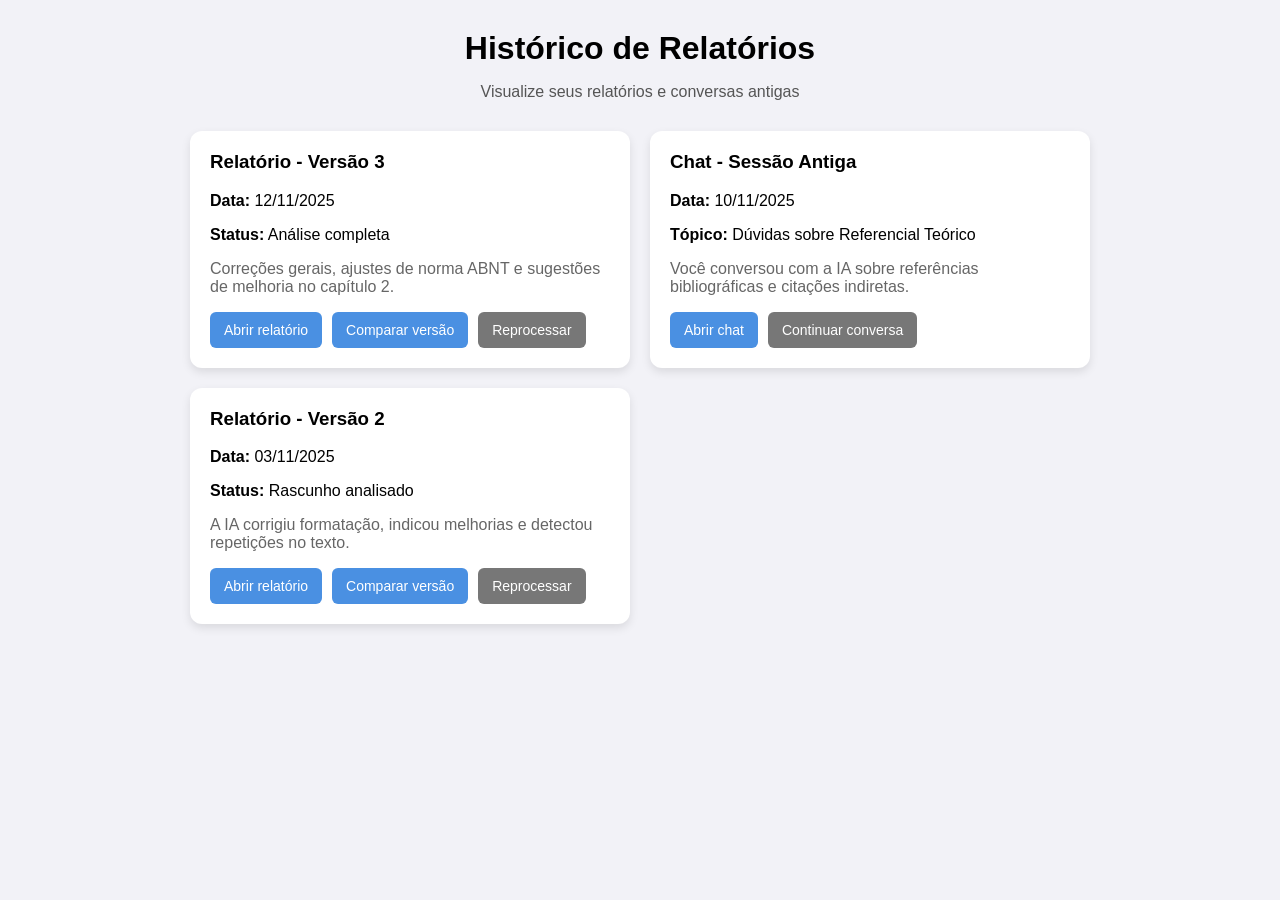
<file: index.html>
<!DOCTYPE html>
<html lang="pt-BR">
<head>
    <meta charset="UTF-8">
    <title>Histórico de Relatórios</title>
    <link rel="stylesheet" href="style.css">
</head>
<body>

    <div class="container">
        <h1>Histórico de Relatórios</h1>
        <p class="subtitulo">Visualize seus relatórios e conversas antigas</p>

        <div class="cards-container">

            <!-- CARD 1 -->
            <div class="card">
                <h3>Relatório - Versão 3</h3>
                <p><strong>Data:</strong> 12/11/2025</p>
                <p><strong>Status:</strong> Análise completa</p>
                <p class="descricao">Correções gerais, ajustes de norma ABNT e sugestões de melhoria no capítulo 2.</p>
                
                <div class="botoes">
                    <button class="btn">Abrir relatório</button>
                    <button class="btn">Comparar versão</button>
                    <button class="btn secundario">Reprocessar</button>
                </div>
            </div>

            <!-- CARD 2 -->
            <div class="card">
                <h3>Chat - Sessão Antiga</h3>
                <p><strong>Data:</strong> 10/11/2025</p>
                <p><strong>Tópico:</strong> Dúvidas sobre Referencial Teórico</p>
                <p class="descricao">Você conversou com a IA sobre referências bibliográficas e citações indiretas.</p>

                <div class="botoes">
                    <button class="btn">Abrir chat</button>
                    <button class="btn secundario">Continuar conversa</button>
                </div>
            </div>

            <!-- CARD 3 -->
            <div class="card">
                <h3>Relatório - Versão 2</h3>
                <p><strong>Data:</strong> 03/11/2025</p>
                <p><strong>Status:</strong> Rascunho analisado</p>
                <p class="descricao">A IA corrigiu formatação, indicou melhorias e detectou repetições no texto.</p>
                
                <div class="botoes">
                    <button class="btn">Abrir relatório</button>
                    <button class="btn">Comparar versão</button>
                    <button class="btn secundario">Reprocessar</button>
                </div>
            </div>

        </div>
    </div>

</body>
</html>




<!-- FAZER DUAS TELAS tela do historico e a do guia de normas
</file>
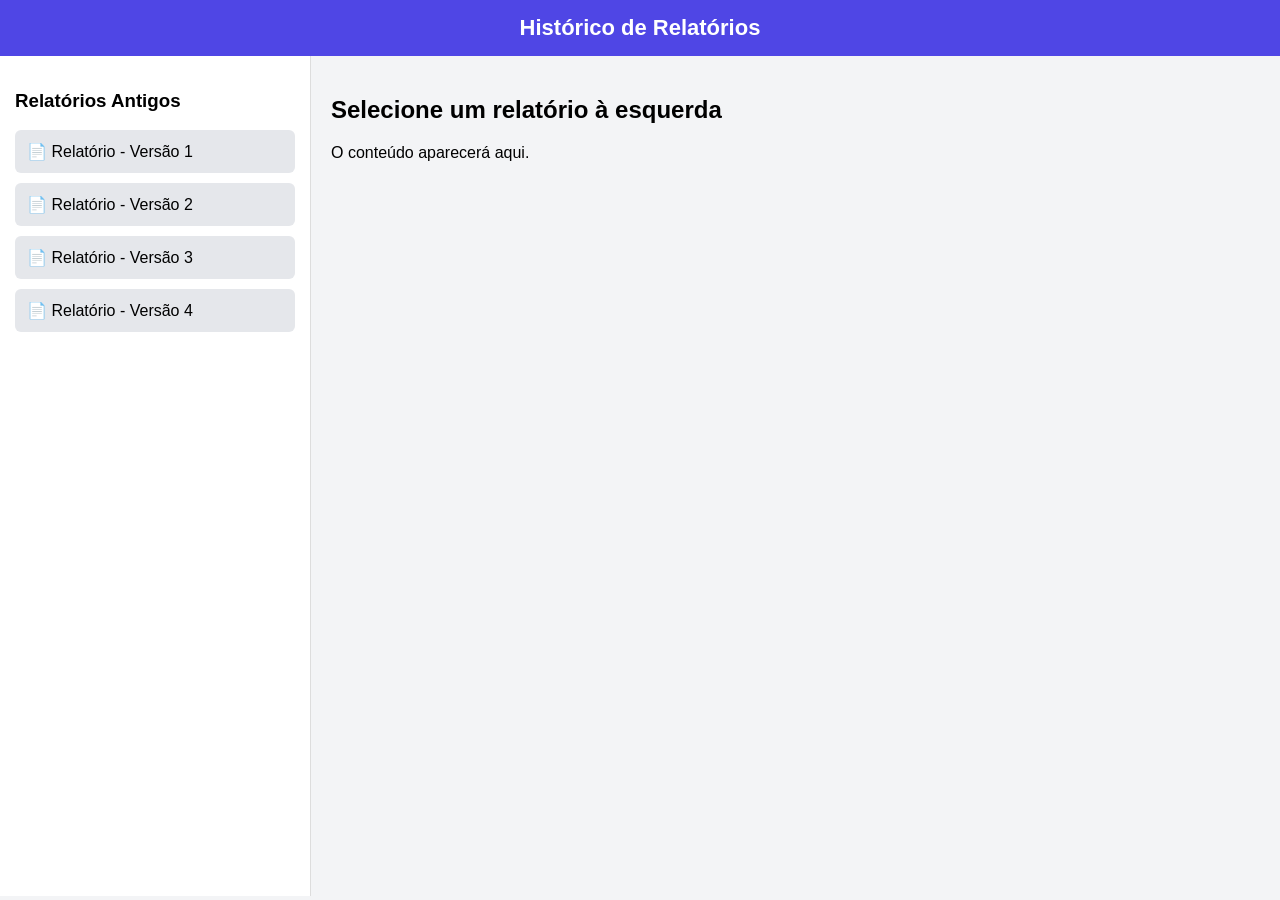
<file: historico .html>
<!DOCTYPE html>
<html lang="pt-BR">
<head>
<meta charset="UTF-8">
<meta name="viewport" content="width=device-width, initial-scale=1.0">
<title>Histórico de Relatórios</title>

<style>
    body {
        margin: 0;
        font-family: Arial, sans-serif;
        background: #f3f4f6;
    }

    header {
        background: #4f46e5;
        color: white;
        padding: 15px;
        text-align: center;
        font-size: 22px;
        font-weight: bold;
    }

    .container {
        display: flex;
        height: calc(100vh - 60px);
    }

    /* Lista lateral */
    .sidebar {
        width: 280px;
        background: #ffffff;
        border-right: 1px solid #ddd;
        overflow-y: auto;
        padding: 15px;
    }

    .item-relatorio {
        padding: 12px;
        margin-bottom: 10px;
        background: #e5e7eb;
        border-radius: 6px;
        cursor: pointer;
        transition: 0.2s;
    }

    .item-relatorio:hover {
        background: #d1d5db;
    }

    .item-relatorio.active {
        background: #c7d2fe;
        font-weight: bold;
    }

    /* Área de conteúdo */
    .content {
        flex: 1;
        padding: 20px;
        overflow-y: auto;
    }

    .box {
        background: #fff;
        padding: 15px;
        border-radius: 6px;
        margin-bottom: 20px;
        border: 1px solid #ccc;
    }

    .btn {
        padding: 10px 15px;
        background: #4f46e5;
        color: white;
        border: none;
        border-radius: 6px;
        cursor: pointer;
        margin-right: 10px;
    }

    .btn:hover {
        background: #4338ca;
    }

    pre {
        background: #111827;
        color: #f9fafb;
        padding: 15px;
        border-radius: 6px;
        overflow-x: auto;
    }
</style>
</head>

<body>

<header>Histórico de Relatórios</header>

<div class="container">

    <!-- LISTA DE RELATÓRIOS (RF16) -->
    <aside class="sidebar">
        <h3>Relatórios Antigos</h3>

        <div class="item-relatorio" onclick="abrirRelatorio(0)">📄 Relatório - Versão 1</div>
        <div class="item-relatorio" onclick="abrirRelatorio(1)">📄 Relatório - Versão 2</div>
        <div class="item-relatorio" onclick="abrirRelatorio(2)">📄 Relatório - Versão 3</div>
        <div class="item-relatorio" onclick="abrirRelatorio(3)">📄 Relatório - Versão 4</div>
    </aside>

    <!-- ÁREA PRINCIPAL DE EXIBIÇÃO (RF11 + RF12 + RF15) -->
    <section class="content" id="conteudo">
        <h2>Selecione um relatório à esquerda</h2>
        <p>O conteúdo aparecerá aqui.</p>
    </section>

</div>

<script>
    // Simulação de relatórios (RF11)
    const relatorios = [
        {
            titulo: "Relatório - Versão 1",
            texto: "Correções básicas de formatação ABNT.\nMelhorias sugeridas no resumo e introdução."
        },
        {
            titulo: "Relatório - Versão 2",
            texto: "Ajustes de referências conforme ABNT NBR 6023.\nCorreções ortográficas detectadas."
        },
        {
            titulo: "Relatório - Versão 3",
            texto: "Título reorganizado.\nSugestão: melhorar a fundamentação teórica."
        },
        {
            titulo: "Relatório - Versão 4",
            texto: "Normas atualizadas.\nRelatório revisado com nova versão do modelo de IA."
        }
    ];

    // Função para abrir um relatório (RF11)
    function abrirRelatorio(index) {
        const conteudo = document.getElementById("conteudo");

        // Marca o item ativo
        document.querySelectorAll(".item-relatorio").forEach(el => el.classList.remove("active"));
        document.querySelectorAll(".item-relatorio")[index].classList.add("active");

        // Exibe conteúdo
        conteudo.innerHTML = `
            <div class='box'>
                <h2>${relatorios[index].titulo}</h2>
                <pre>${relatorios[index].texto}</pre>
            </div>

            <button class='btn' onclick='reprocessar(${index})'>🔄 Reprocessar (RF12)</button>
            <button class='btn' onclick='abrirChat(${index})'>💬 Ver Chat com IA (RF15)</button>
        `;
    }

    // Função simulada de reprocessamento (RF12)
    function reprocessar(index) {
        alert("Seu TCC será reprocessado!\n(Exemplo simulado)");
    }

    // Função simulada para abrir chat anterior (RF15)
    function abrirChat(index) {
        alert("Abrindo chat relacionado ao relatório...\n(Exemplo simulado)");
    }
</script>

</body>
</html>
</file>
<file: style.css>
body {
    background: #f2f2f7;
    margin: 0;
    padding: 0;
    font-family: Arial, sans-serif;
}

.container {
    width: 90%;
    max-width: 900px;
    margin: 30px auto;
}

h1 {
    text-align: center;
    margin-bottom: 5px;
}

.subtitulo {
    text-align: center;
    color: #555;
    margin-bottom: 30px;
}

.cards-container {
    display: grid;
    grid-template-columns: 1fr;
    gap: 20px;
}

.card {
    background: white;
    padding: 20px;
    border-radius: 12px;
    box-shadow: 0px 4px 10px rgba(0,0,0,0.1);
}

.card h3 {
    margin-top: 0;
}

.descricao {
    margin-top: 10px;
    color: #666;
}

.botoes {
    margin-top: 15px;
    display: flex;
    gap: 10px;
    flex-wrap: wrap;
}

.btn {
    background: #4a90e2;
    color: white;
    border: none;
    padding: 10px 14px;
    border-radius: 6px;
    cursor: pointer;
    font-size: 14px;
}

.btn:hover {
    background: #357ac9;
}

.btn.secundario {
    background: #777;
}

.btn.secundario:hover {
    background: #555;
}

/* Modo responsivo */
@media (min-width: 700px) {
    .cards-container {
        grid-template-columns: 1fr 1fr;
    }
}
</file>
